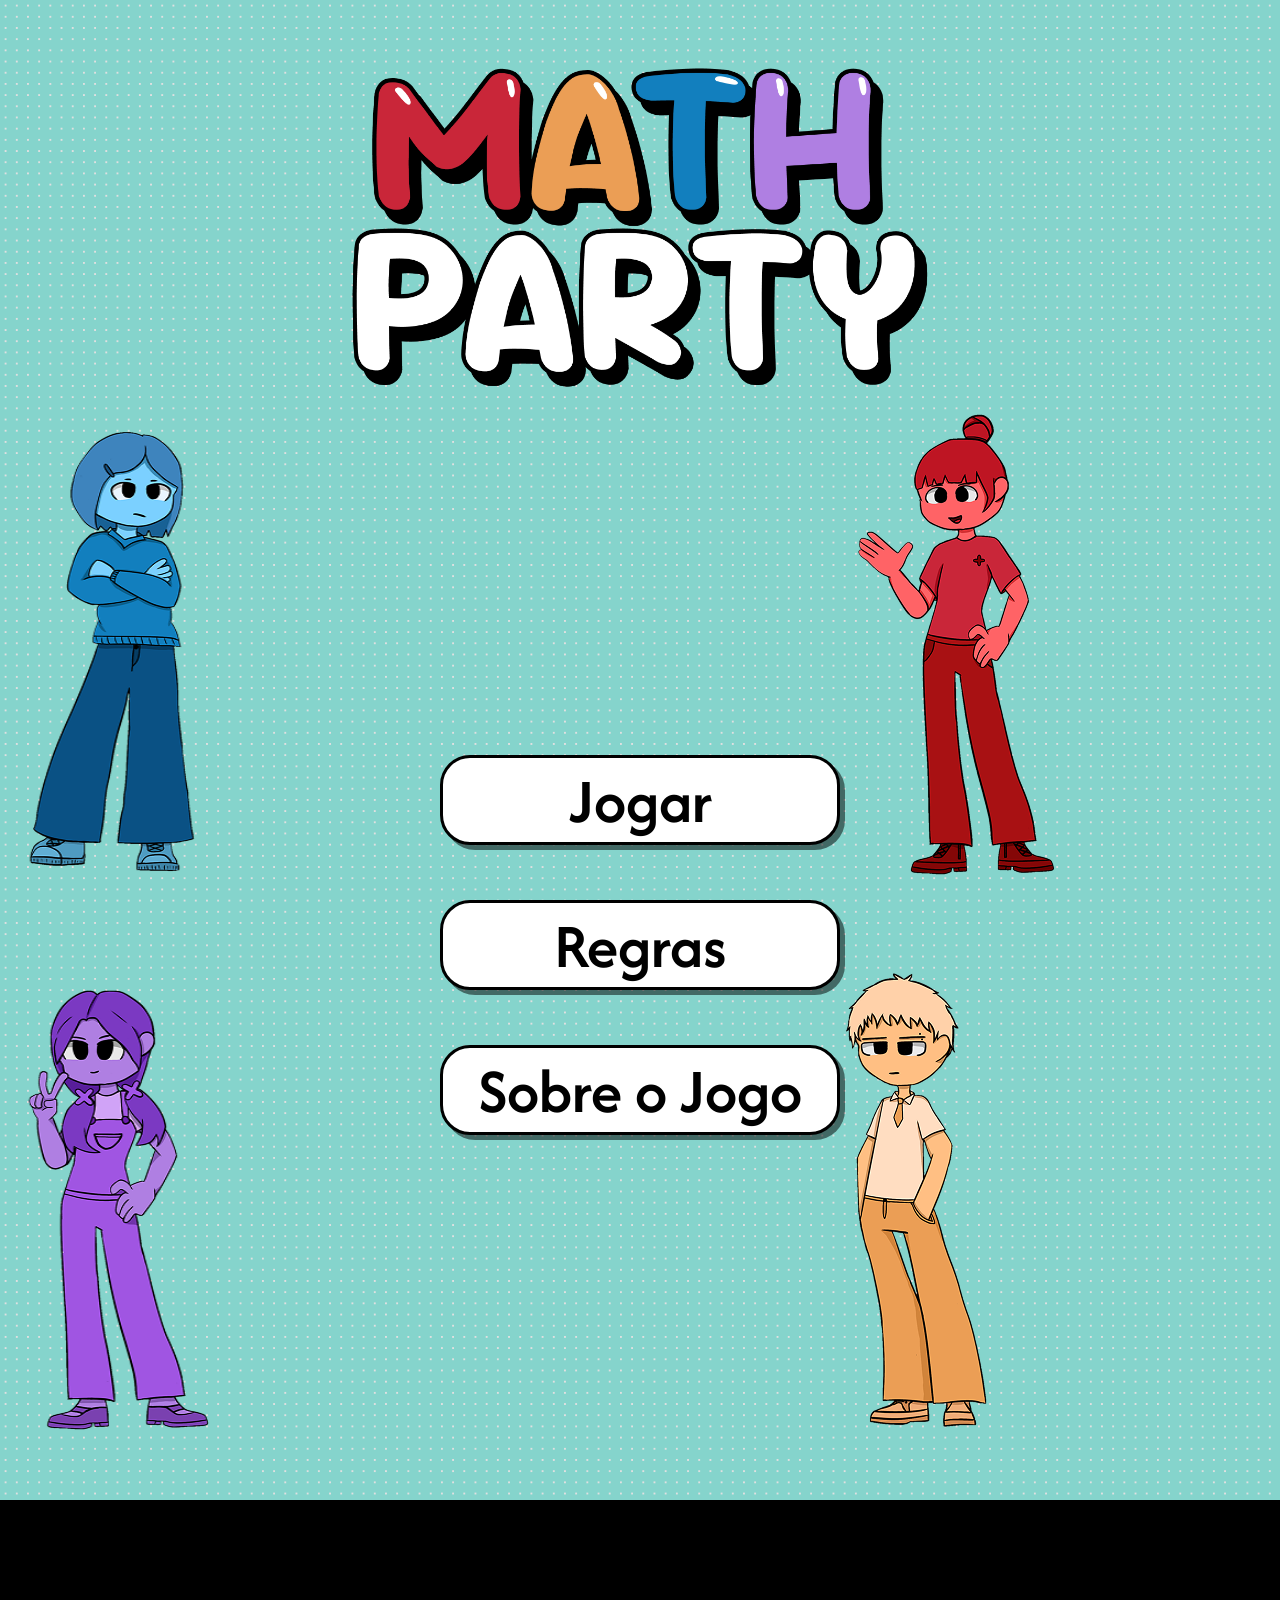
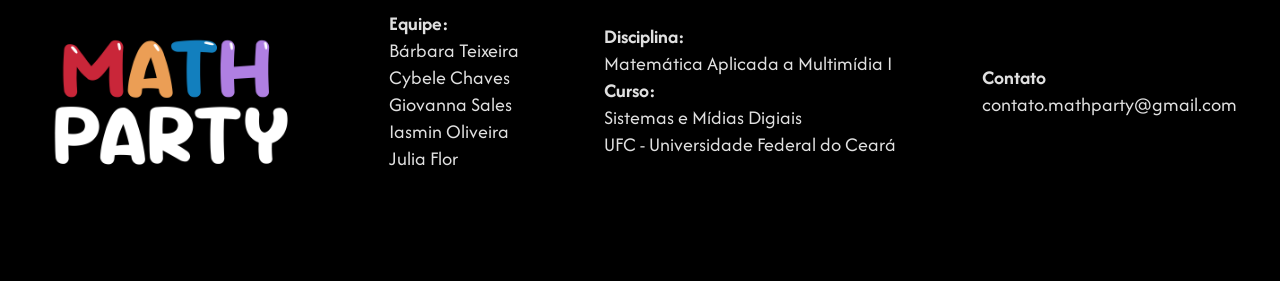
<file: index.html>
<!DOCTYPE html>
<html lang="en">

<head>
    <meta charset="UTF-8">
    <meta name="viewport" content="width=device-width, initial-scale=1.0">
    <title>Math Party</title>
    <link rel="preconnect" href="https://fonts.googleapis.com">
    <link rel="preconnect" href="https://fonts.gstatic.com" crossorigin>
    <link href="https://fonts.googleapis.com/css2?family=Afacad+Flux:wght@100..1000&display=swap" rel="stylesheet">
    <link rel="stylesheet" href="style.css">
</head>

<body>
    <div>
        <div class="logo-container">
            <img src="images/mathpartylogo.png" alt="" class="img-logo">
        </div>




        <div class="personagens">
            <div class="personagens-esquerda">
                <img src="images/subtracao.png" alt="" class="img-pecas">
                <img src="images/multiplicacao.png" alt="" class="img-pecas">
            </div>

            <div class="button-container">
                <a href="pages/escolhapersonagens.html"><button>Jogar</button></a>
                <a href="pages/regras.html"><button>Regras</button></a>
                <a href="pages/sobre.html"><button>Sobre o Jogo</button></a>
            </div>

            <div class="personagens-direita">
                <img src="images/adicao.png" alt="" class="img-pecas">
                <img src="images/divisao.png" alt="" class="img-pecas">
            </div>
        </div>
    </div>

    <footer>
        <img src="images/mathpartylogo.png" alt="logo-mathparty">
        <div>
            <p>
                <strong>Equipe:</strong><br>
                Bárbara Teixeira <br>
                Cybele Chaves<br>
                Giovanna Sales<br>
                Iasmin Oliveira<br>
                Julia Flor
            </p>
        </div>
        <div>
            <p>
                <strong>Disciplina:</strong><br>
                Matemática Aplicada a Multimídia I<br>
                <strong>Curso:</strong><br>
                Sistemas e Mídias Digiais <br>
                UFC - Universidade Federal do Ceará
            </p>
        </div>
        <div>
            <p>
                <strong>Contato</strong><br>
                <p>contato.mathparty@gmail.com</p>
            </p>
        </div>
    </footer>
</body>

</html>
</file>
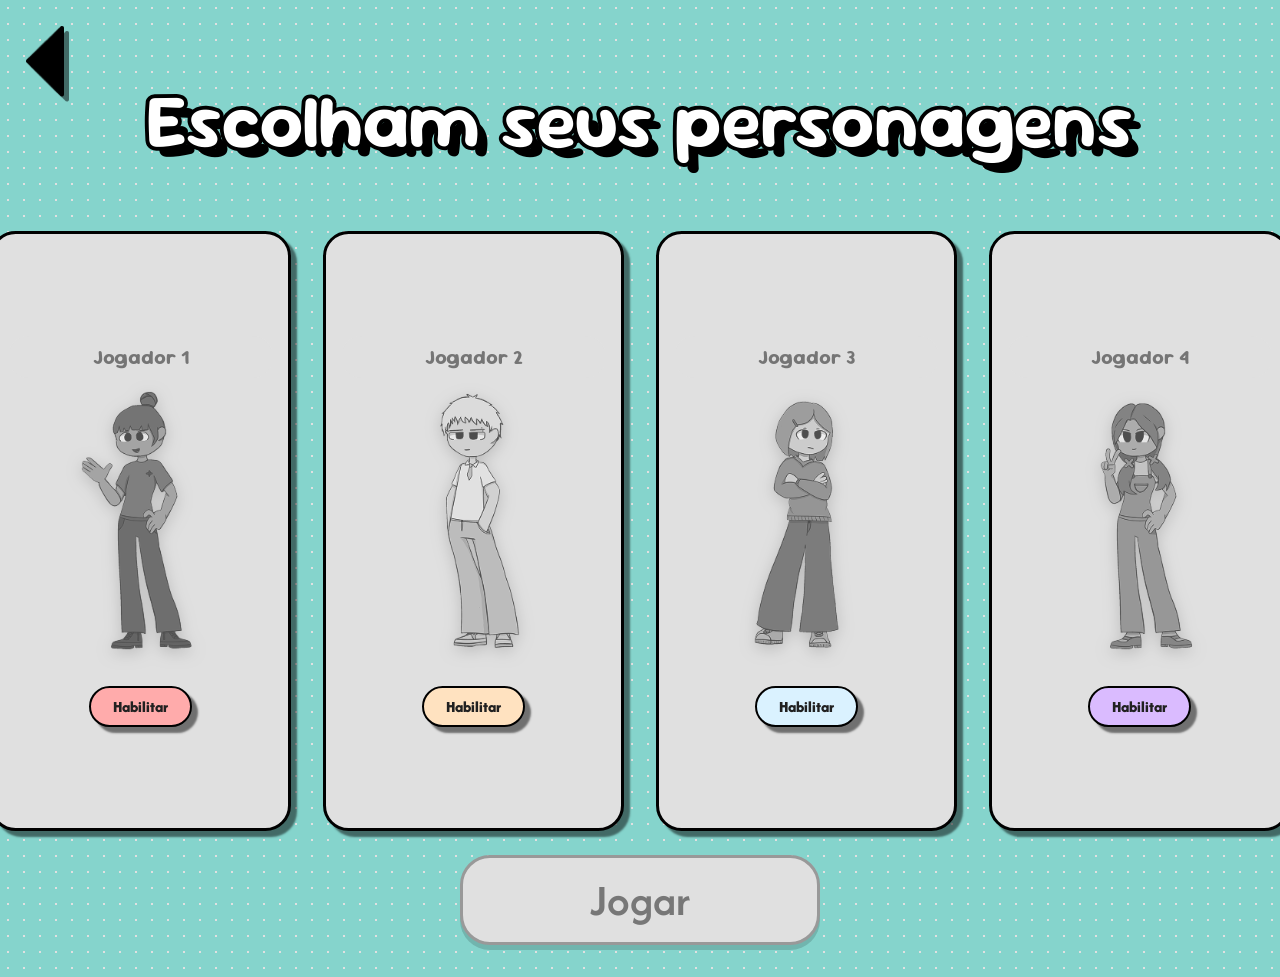
<file: pages/escolhapersonagens.html>
<!DOCTYPE html>
<html lang="en">
<head>
    <meta charset="UTF-8">
    <meta name="viewport" content="width=device-width, initial-scale=1.0">
    <title>Math Party - Jogo</title>
    <link rel="preconnect" href="https://fonts.googleapis.com">
    <link rel="preconnect" href="https://fonts.gstatic.com" crossorigin>
    <link
        href="https://fonts.googleapis.com/css2?family=Afacad+Flux:wght@100..1000&family=Sour+Gummy:ital,wght@0,100..900;1,100..900&display=swap"
        rel="stylesheet">
    <link rel="stylesheet" href="../style/escolhapersonagens.css">
</head>
<body>
    <div class="container">
        <a href="../index.html"><img src="../images/voltar.png" alt="" class="btn-voltar"></a>
        <h1>Escolham seus personagens</h1>
        <div class="cards">
            <div class="card">
                <input type="text" placeholder="Jogador 1">
                <img src="../images/adicaoEscolha.png" alt="adição">
                <button>Habilitar</button>
            </div>
            <div class="card">
                <input type="text" placeholder="Jogador 2">
                <img src="../images/divisaoEscolha.png" alt="divisão">
                <button>Habilitar</button>
            </div>
            <div class="card">
                <input type="text" placeholder="Jogador 3">
                <img src="../images/subtracaoEscolha.png" alt="subtração">
                <button>Habilitar</button>
            </div>
            <div class="card">
                <input type="text" placeholder="Jogador 4">
                <img src="../images/multiplicacaoEscolha.png" alt="multiplicação">
                <button>Habilitar</button>
            </div>
        </div>
        <a href="tabuleiro.html"><button class="jogar">Jogar</button></a>
    </div>
    <script type="module" src="../script/escolhapersonagens.js"></script>
</body>
</html>
</file>
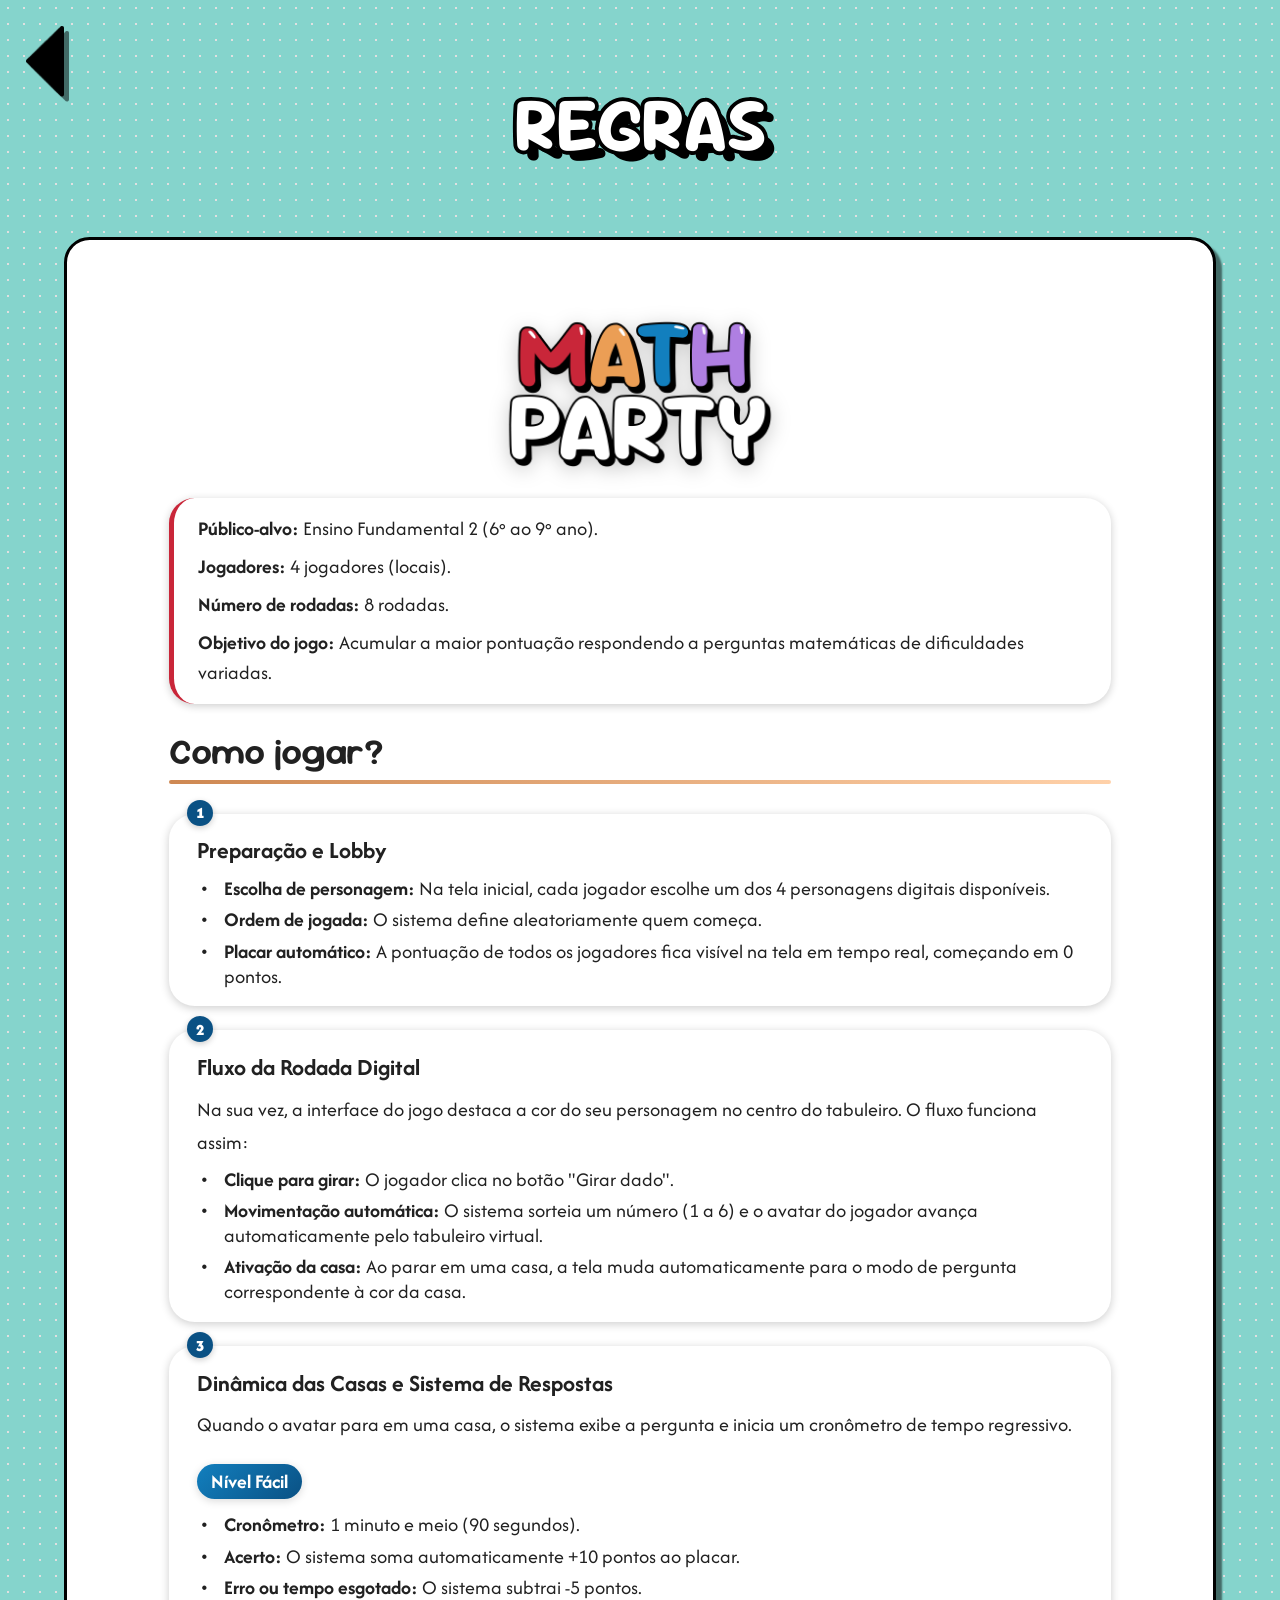
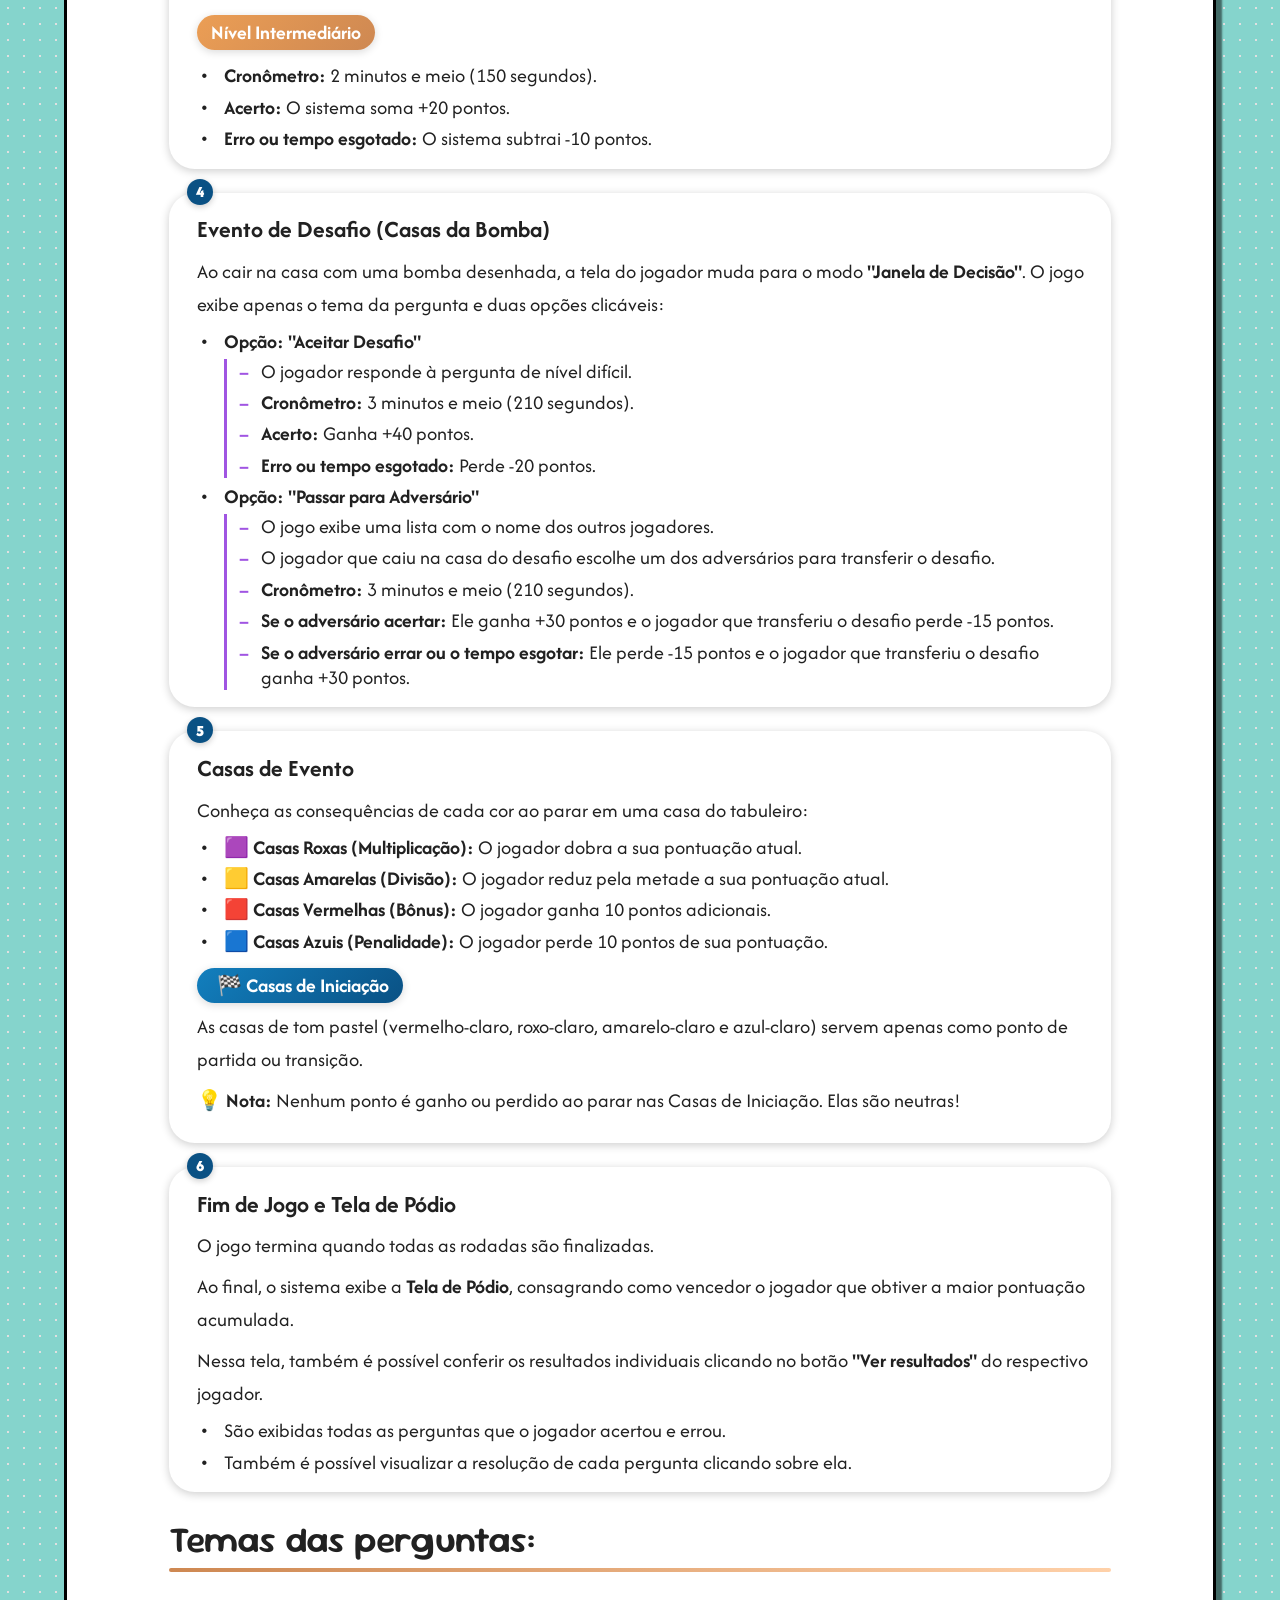
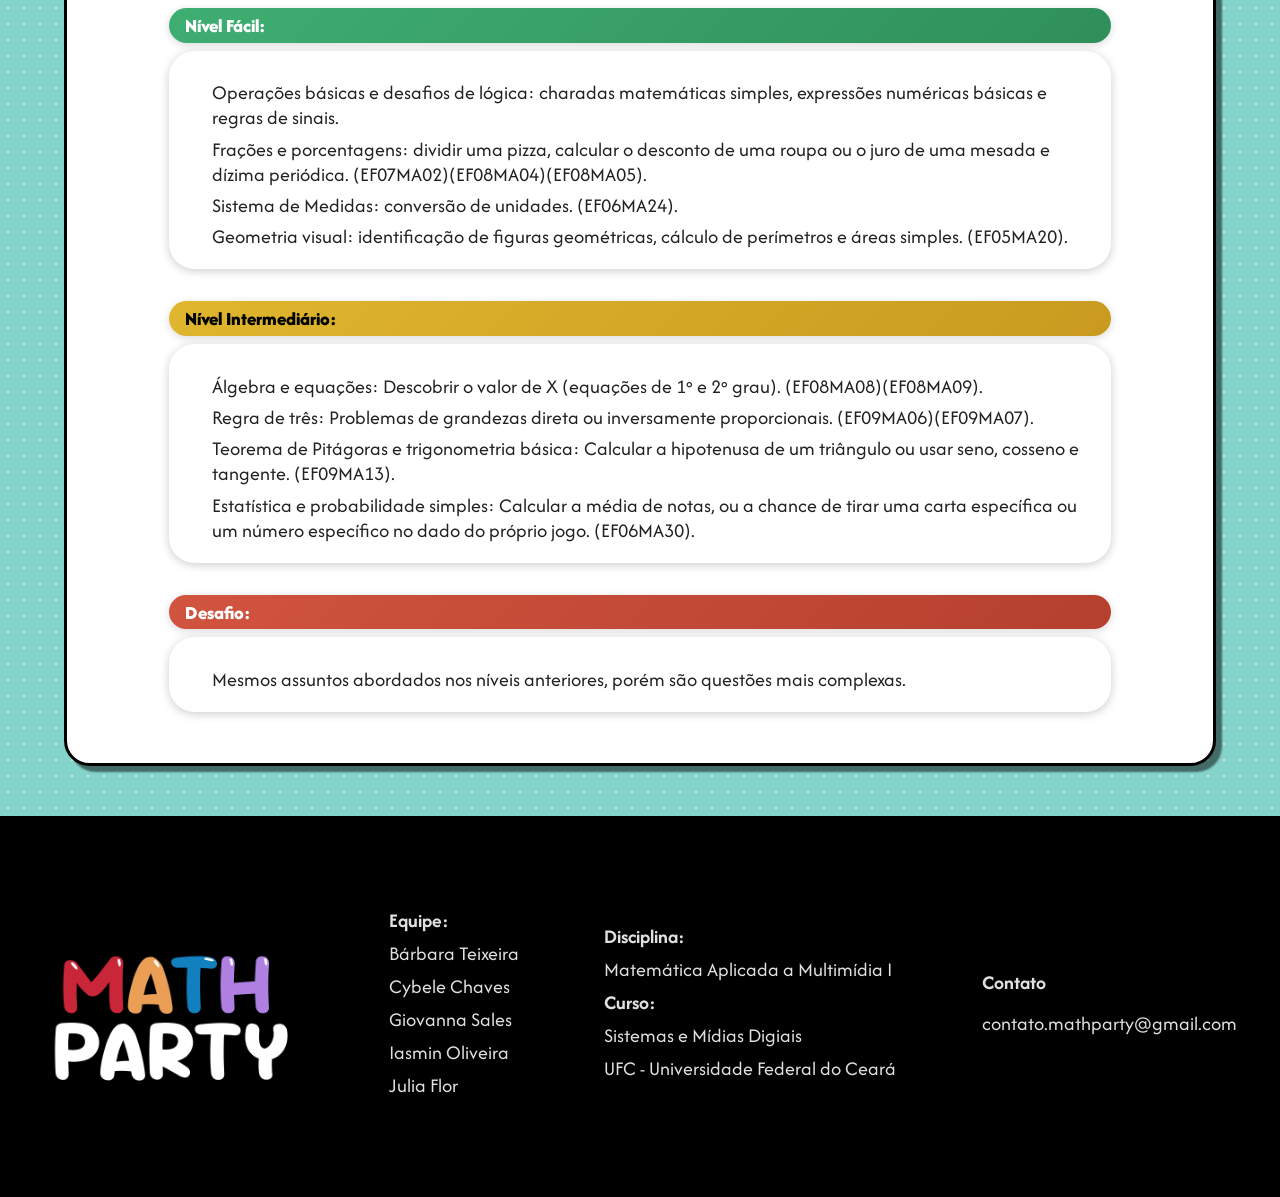
<file: pages/regras.html>
<!DOCTYPE html>
<html lang="en">

<head>
    <meta charset="UTF-8">
    <meta name="viewport" content="width=device-width, initial-scale=1.0">
    <title>Math Party - Regras</title>
    <link rel="preconnect" href="https://fonts.googleapis.com">
    <link rel="preconnect" href="https://fonts.gstatic.com" crossorigin>
    <link
        href="https://fonts.googleapis.com/css2?family=Afacad+Flux:wght@100..1000&family=Sour+Gummy:ital,wght@0,100..900;1,100..900&display=swap"
        rel="stylesheet">
    <link rel="stylesheet" href="../style/regras.css">
</head>

<body>
    <div class="div">
    <div class="container">
        <a href="../index.html"><img src="../images/voltar.png" alt="" class="btn-voltar"></a>
        <h1>REGRAS</h1>
        <div class="retangulo">
            <img src="../images/mathpartylogo.png" alt="" class="logo">
            <ul class="inicial">
                <li><strong>Público-alvo:</strong> Ensino Fundamental 2 (6º ao 9º ano).</li>
                <li><strong>Jogadores:</strong> 4 jogadores (locais).</li>
                <li><strong>Número de rodadas:</strong> 8 rodadas.</li>
                <li><strong>Objetivo do jogo:</strong> Acumular a maior pontuação respondendo a perguntas matemáticas de
                    dificuldades variadas.</li>
            </ul>
            <h2>Como jogar?</h2>
            <ol>
                <li>
                    <h3>Preparação e Lobby</h3>
                    <ul>
                        <li><strong>Escolha de personagem:</strong> Na tela inicial, cada jogador escolhe um dos 4
                            personagens digitais disponíveis.</li>
                        <li><strong>Ordem de jogada:</strong> O sistema define aleatoriamente quem começa.</li>
                        <li><strong>Placar automático:</strong> A pontuação de todos os jogadores fica visível na tela
                            em tempo real, começando em 0 pontos.</li>
                    </ul>
                </li>

                <li>
                    <h3>Fluxo da Rodada Digital</h3>
                    <p>Na sua vez, a interface do jogo destaca a cor do seu personagem no centro do tabuleiro. O fluxo
                        funciona assim:</p>

                    <ul>
                        <li><strong>Clique para girar:</strong> O jogador clica no botão "Girar dado".</li>
                        <li><strong>Movimentação automática:</strong> O sistema sorteia um número (1 a 6) e o avatar do
                            jogador avança automaticamente pelo tabuleiro virtual.</li>
                        <li><strong>Ativação da casa:</strong> Ao parar em uma casa, a tela muda automaticamente para o
                            modo de pergunta correspondente à cor da casa.</li>
                    </ul>
                </li>

                <li>
                    <h3>Dinâmica das Casas e Sistema de Respostas</h3>

                    <p>Quando o avatar para em uma casa, o sistema exibe a pergunta e inicia um cronômetro de tempo
                        regressivo.</p>

                    <h4>Nível Fácil</h4>
                    <ul>
                        <li><strong>Cronômetro:</strong> 1 minuto e meio (90 segundos).</li>
                        <li><strong>Acerto:</strong> O sistema soma automaticamente +10 pontos ao placar.</li>
                        <li><strong>Erro ou tempo esgotado:</strong> O sistema subtrai -5 pontos.</li>
                    </ul>

                    <h4>Nível Intermediário</h4>
                    <ul>
                        <li><strong>Cronômetro:</strong> 2 minutos e meio (150 segundos).</li>
                        <li><strong>Acerto:</strong> O sistema soma +20 pontos.</li>
                        <li><strong>Erro ou tempo esgotado:</strong> O sistema subtrai -10 pontos.</li>
                    </ul>
                </li>

                <li>
                    <h3>Evento de Desafio (Casas da Bomba)</h3>

                    <p>
                        Ao cair na casa com uma bomba desenhada, a tela do jogador muda para o modo
                        <strong>"Janela de Decisão"</strong>. O jogo exibe apenas o tema da pergunta e
                        duas opções clicáveis:
                    </p>

                    <ul>
                        <li>
                            <strong>Opção: "Aceitar Desafio"</strong>
                            <ul>
                                <li>O jogador responde à pergunta de nível difícil.</li>
                                <li><strong>Cronômetro:</strong> 3 minutos e meio (210 segundos).</li>
                                <li><strong>Acerto:</strong> Ganha +40 pontos.</li>
                                <li><strong>Erro ou tempo esgotado:</strong> Perde -20 pontos.</li>
                            </ul>
                        </li>

                        <li>
                            <strong>Opção: "Passar para Adversário"</strong>
                            <ul>
                                <li>O jogo exibe uma lista com o nome dos outros jogadores.</li>
                                <li>O jogador que caiu na casa do desafio escolhe um dos adversários para transferir o
                                    desafio.</li>
                                <li><strong>Cronômetro:</strong> 3 minutos e meio (210 segundos).</li>
                                <li><strong>Se o adversário acertar:</strong> Ele ganha +30 pontos e o jogador que
                                    transferiu o desafio perde -15 pontos.</li>
                                <li><strong>Se o adversário errar ou o tempo esgotar:</strong> Ele perde -15 pontos e o
                                    jogador que transferiu o desafio ganha +30 pontos.</li>
                            </ul>
                        </li>
                    </ul>
                </li>

                <li>
                    <h3>Casas de Evento</h3>

                    <p>Conheça as consequências de cada cor ao parar em uma casa do tabuleiro:</p>

                    <ul>
                        <li><strong>🟪 Casas Roxas (Multiplicação):</strong> O jogador dobra a sua pontuação atual.</li>
                        <li><strong>🟨 Casas Amarelas (Divisão):</strong> O jogador reduz pela metade a sua pontuação atual.</li>
                        <li><strong>🟥 Casas Vermelhas (Bônus):</strong> O jogador ganha 10 pontos adicionais.</li>
                        <li><strong>🟦 Casas Azuis (Penalidade):</strong> O jogador perde 10 pontos de sua pontuação.</li>
                    </ul>

                    <h4 class="titulo-evento">🏁 Casas de Iniciação</h4>
                    <p>As casas de tom pastel (vermelho-claro, roxo-claro, amarelo-claro e azul-claro) servem apenas
                        como ponto de partida ou transição.</p>

                    <p>💡 <strong>Nota:</strong> Nenhum ponto é ganho ou perdido ao parar nas Casas de Iniciação. Elas
                        são neutras!</p>
                </li>

                <li>
                    <h3>Fim de Jogo e Tela de Pódio</h3>

                    <p>
                        O jogo termina quando todas as rodadas são finalizadas.
                    </p>

                    <p>
                        Ao final, o sistema exibe a <strong>Tela de Pódio</strong>, consagrando como vencedor
                        o jogador que obtiver a maior pontuação acumulada.
                    </p>

                    <p>
                        Nessa tela, também é possível conferir os resultados individuais clicando no botão
                        <strong>"Ver resultados"</strong> do respectivo jogador.
                    </p>

                    <ul>
                        <li>São exibidas todas as perguntas que o jogador acertou e errou.</li>
                        <li>Também é possível visualizar a resolução de cada pergunta clicando sobre ela.</li>
                    </ul>

                </li>
            </ol>

            <h2>Temas das perguntas:</h2>

            <h3>Nível Fácil:</h3>
            <ul>
                <li>
                    Operações básicas e desafios de lógica: charadas matemáticas simples,
                    expressões numéricas básicas e regras de sinais.
                </li>
                <li>
                    Frações e porcentagens: dividir uma pizza, calcular o desconto de uma
                    roupa ou o juro de uma mesada e dízima periódica.
                    (EF07MA02)(EF08MA04)(EF08MA05).
                </li>
                <li>
                    Sistema de Medidas: conversão de unidades. (EF06MA24).
                </li>
                <li>
                    Geometria visual: identificação de figuras geométricas, cálculo de
                    perímetros e áreas simples. (EF05MA20).
                </li>
            </ul>

            <h3>Nível Intermediário:</h3>
            <ul>
                <li>
                    Álgebra e equações: Descobrir o valor de X (equações de 1º e 2º grau).
                    (EF08MA08)(EF08MA09).
                </li>
                <li>
                    Regra de três: Problemas de grandezas direta ou inversamente
                    proporcionais. (EF09MA06)(EF09MA07).
                </li>
                <li>
                    Teorema de Pitágoras e trigonometria básica: Calcular a hipotenusa de um
                    triângulo ou usar seno, cosseno e tangente. (EF09MA13).
                </li>
                <li>
                    Estatística e probabilidade simples: Calcular a média de notas, ou a
                    chance de tirar uma carta específica ou um número específico no dado do
                    próprio jogo. (EF06MA30).
                </li>
            </ul>

            <h3>Desafio:</h3>
            <ul>
                <li>
                    Mesmos assuntos abordados nos níveis anteriores, porém são questões mais
                    complexas.
                </li>
            </ul>
        </div>
    </div>
    </div>
    <footer>
        <img src="../images/mathpartylogo.png" alt="logo-mathparty">
        <div>
            <p>
                <strong>Equipe:</strong><br>
                Bárbara Teixeira <br>
                Cybele Chaves<br>
                Giovanna Sales<br>
                Iasmin Oliveira<br>
                Julia Flor
            </p>
        </div>
        <div>
            <p>
                <strong>Disciplina:</strong><br>
                Matemática Aplicada a Multimídia I<br>
                <strong>Curso:</strong><br>
                Sistemas e Mídias Digiais <br>
                UFC - Universidade Federal do Ceará
            </p>
        </div>
        <div>
            <p>
                <strong>Contato</strong><br>
                <p>contato.mathparty@gmail.com</p>
            </p>
        </div>
    </footer>
</body>

</html>
</file>
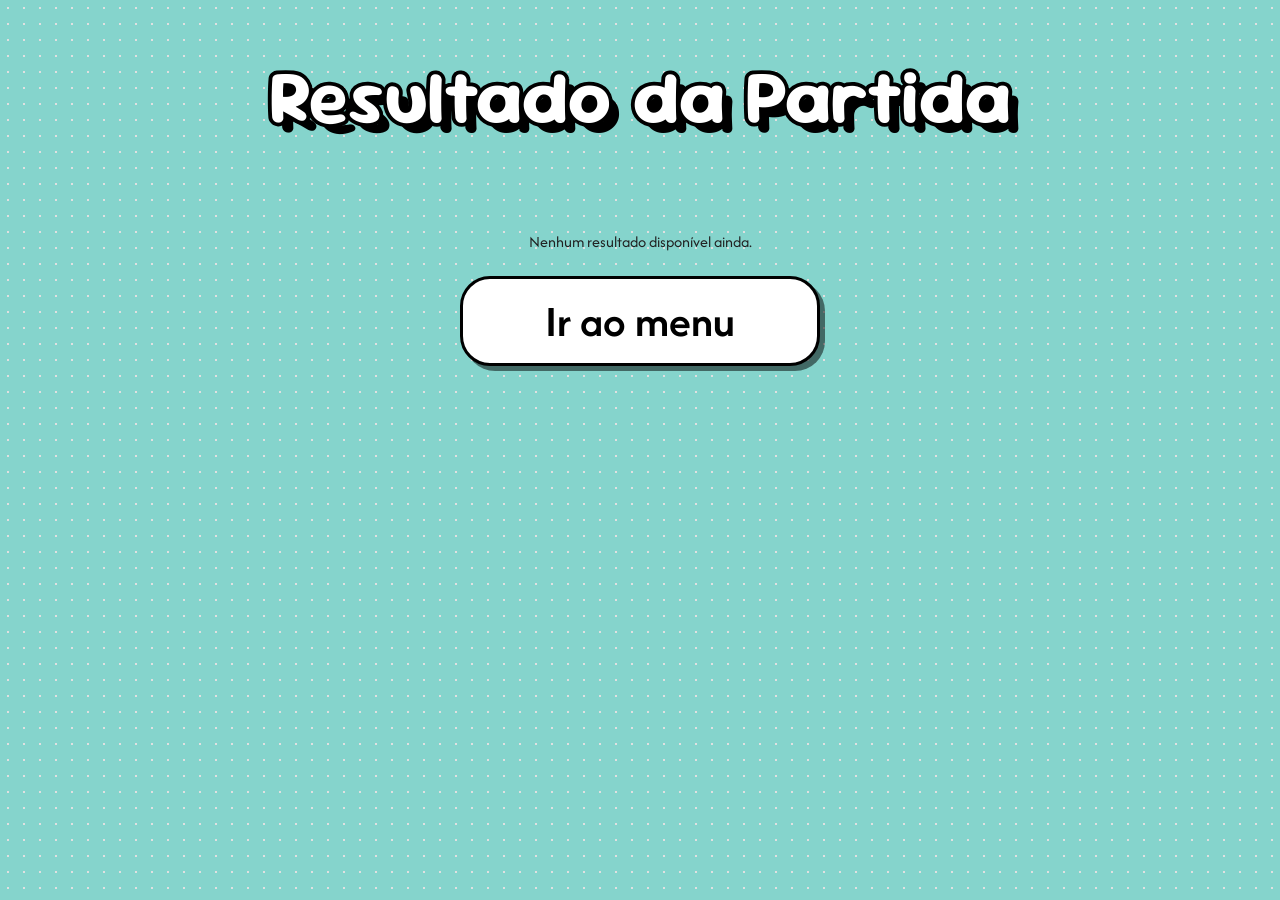
<file: pages/resultadoGeral.html>
<!DOCTYPE html>
<html lang="en">
<head>
    <meta charset="UTF-8">
    <meta name="viewport" content="width=device-width, initial-scale=1.0">
    <title>Math Party - Resultado Geral</title>
    <link rel="preconnect" href="https://fonts.googleapis.com">
    <link rel="preconnect" href="https://fonts.gstatic.com" crossorigin>
    <link
        href="https://fonts.googleapis.com/css2?family=Afacad+Flux:wght@100..1000&family=Sour+Gummy:ital,wght@0,100..900;1,100..900&display=swap"
        rel="stylesheet">
    <link rel="stylesheet" href="../style/resultadoGeral.css">
</head>
<body>
    <div class="container">
        <h1>Resultado da Partida</h1>

        <div class="cards" id="cardsContainer"></div>

        <p id="semResultado" hidden>Nenhum resultado disponível ainda.</p>

        <a href="../index.html"><button class="menu">Ir ao menu</button></a>
    </div>

    <script type="module" src="../script/resultadoGeral.js"></script>
</body>
</html>
</file>
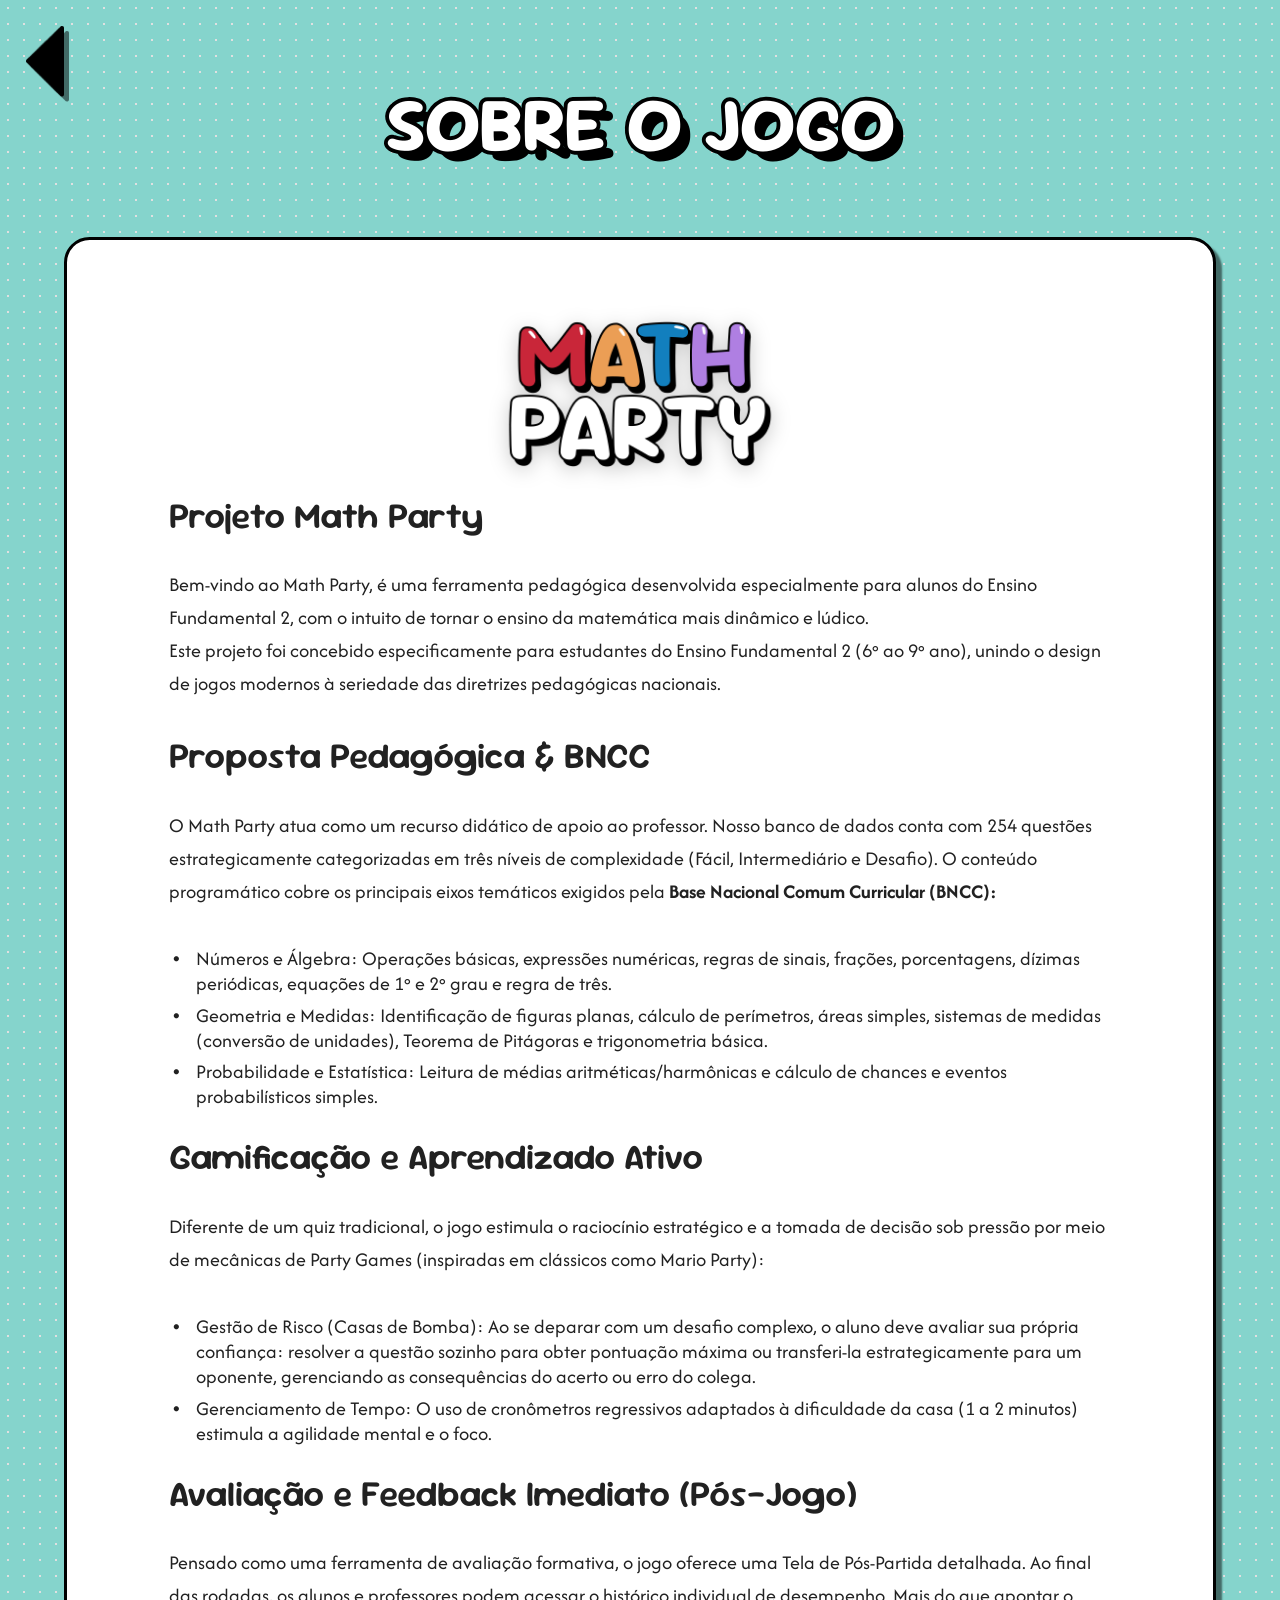
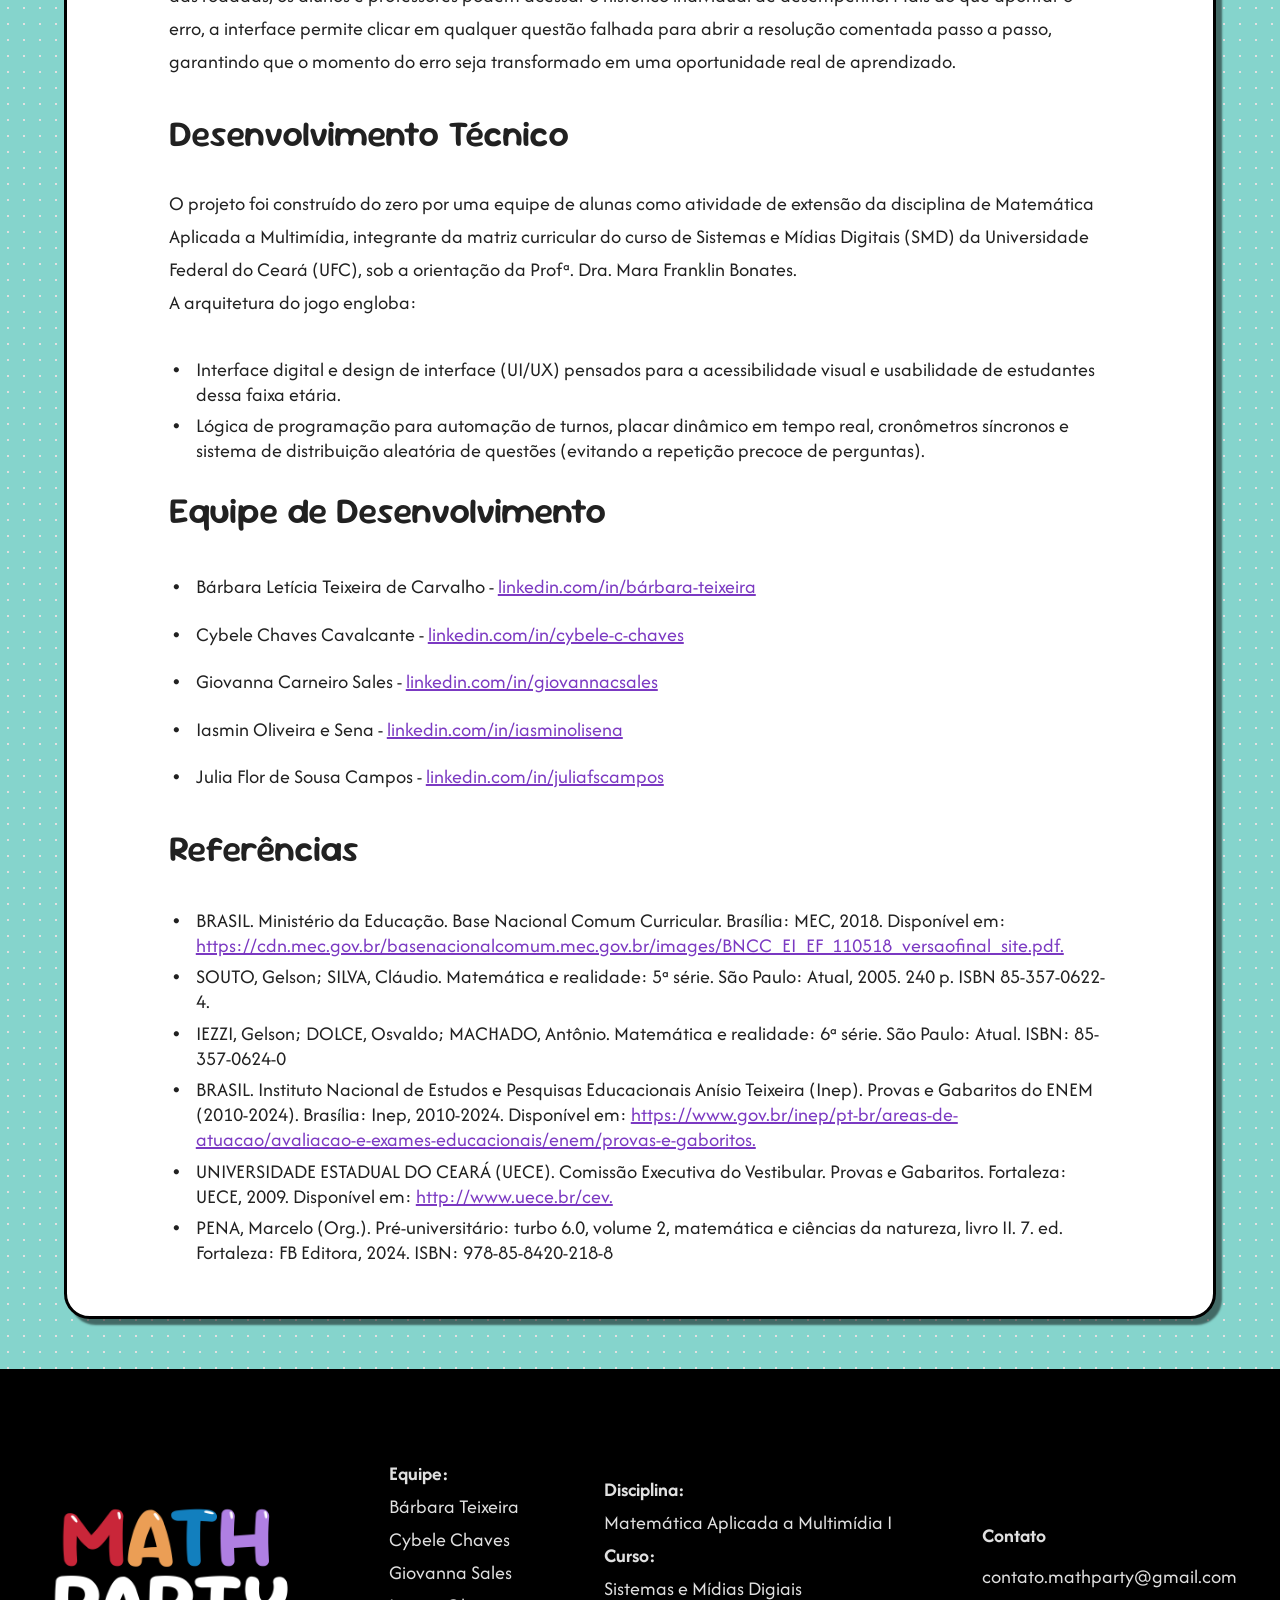
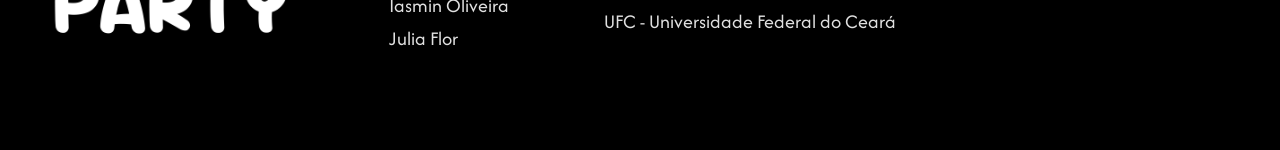
<file: pages/sobre.html>
<!DOCTYPE html>
<html lang="en">

<head>
    <meta charset="UTF-8">
    <meta name="viewport" content="width=device-width, initial-scale=1.0">
    <title>Math Party - Sobre</title>
    <link rel="preconnect" href="https://fonts.googleapis.com">
    <link rel="preconnect" href="https://fonts.gstatic.com" crossorigin>
    <link
        href="https://fonts.googleapis.com/css2?family=Afacad+Flux:wght@100..1000&family=Sour+Gummy:ital,wght@0,100..900;1,100..900&display=swap"
        rel="stylesheet">
    <link rel="stylesheet" href="../style/sobre.css">
</head>

<body>
    <div class="div">
        <div class="container">
            <a href="../index.html"><img src="../images/voltar.png" alt="" class="btn-voltar"></a>
            <h1>SOBRE O JOGO</h1>
            <div class="retangulo">
                <img src="../images/mathpartylogo.png" alt="" class="logo">
                <h2>Projeto Math Party</h2>
                <p>
                    Bem-vindo ao Math Party, é uma ferramenta pedagógica desenvolvida especialmente para alunos do
                    Ensino Fundamental 2, com o intuito
                    de tornar o ensino da matemática mais dinâmico e lúdico. <br>
                    Este projeto foi concebido especificamente para estudantes do Ensino Fundamental 2 (6º ao 9º ano),
                    unindo o design de jogos modernos à seriedade das diretrizes pedagógicas nacionais.
                </p>

                <h3>Proposta Pedagógica & BNCC</h3>

                <p>
                    O Math Party atua como um recurso didático de apoio ao professor. Nosso banco de dados conta com 254
                    questões estrategicamente categorizadas em três níveis de complexidade (Fácil, Intermediário e
                    Desafio). O conteúdo programático cobre os principais eixos temáticos exigidos pela <strong>Base
                        Nacional Comum Curricular (BNCC):</strong>
                </p>

                <ul>
                    <li>Números e Álgebra: Operações básicas, expressões numéricas, regras de sinais, frações,
                        porcentagens, dízimas periódicas, equações de 1º e 2º grau e regra de três.</li>
                    <li>Geometria e Medidas: Identificação de figuras planas, cálculo de perímetros, áreas simples,
                        sistemas de medidas (conversão de unidades), Teorema de Pitágoras e trigonometria básica.</li>
                    <li>Probabilidade e Estatística: Leitura de médias aritméticas/harmônicas e cálculo de chances e
                        eventos probabilísticos simples.</li>
                </ul>

                <h3>Gamificação e Aprendizado Ativo</h3>

                <p>Diferente de um quiz tradicional, o jogo estimula o raciocínio estratégico e a tomada de decisão sob
                    pressão por meio de mecânicas de Party Games (inspiradas em clássicos como Mario Party):</p>

                <ul>
                    <li>Gestão de Risco (Casas de Bomba): Ao se deparar com um desafio complexo, o aluno deve avaliar
                        sua própria confiança: resolver a questão sozinho para obter pontuação máxima ou transferi-la
                        estrategicamente para um oponente, gerenciando as consequências do acerto ou erro do colega.
                    </li>
                    <li>Gerenciamento de Tempo: O uso de cronômetros regressivos adaptados à dificuldade da casa (1 a 2
                        minutos) estimula a agilidade mental e o foco.</li>
                </ul>

                <h3>Avaliação e Feedback Imediato (Pós-Jogo)</h3>

                <p>Pensado como uma ferramenta de avaliação formativa, o jogo oferece uma Tela de Pós-Partida detalhada.
                    Ao final das rodadas, os alunos e professores podem acessar o histórico individual de desempenho.
                    Mais do que apontar o erro, a interface permite clicar em qualquer questão falhada para abrir a
                    resolução comentada passo a passo, garantindo que o momento do erro seja transformado em uma
                    oportunidade real de aprendizado.</p>

                <h3>Desenvolvimento Técnico</h3>

                <p>O projeto foi construído do zero por uma equipe de alunas como atividade de extensão da disciplina de Matemática Aplicada a
                    Multimídia, integrante da matriz curricular do curso de Sistemas e Mídias Digitais (SMD) da
                    Universidade Federal do Ceará (UFC), sob a orientação da Profª. Dra. Mara Franklin Bonates. <br>
                A arquitetura do jogo engloba:</p>
                
                <ul>
                    <li>Interface digital e design de interface (UI/UX) pensados para a acessibilidade visual e usabilidade de estudantes dessa faixa etária.</li>
                    <li>Lógica de programação para automação de turnos, placar dinâmico em tempo real, cronômetros síncronos e sistema de distribuição aleatória de questões (evitando a repetição precoce de perguntas).</li>
                </ul>

                <h2>Equipe de Desenvolvimento</h2>

                <ul class="contato">
                    <li>
                        Bárbara Letícia Teixeira de Carvalho -
                        <a href="https://linkedin.com/in/bárbara-teixeira-82b1a841b" target="_blank">
                            linkedin.com/in/bárbara-teixeira
                        </a>
                    </li>

                    <li>
                        Cybele Chaves Cavalcante -
                        <a href="https://linkedin.com/in/cybele-c-chaves" target="_blank">
                            linkedin.com/in/cybele-c-chaves
                        </a>
                    </li>

                    <li>
                        Giovanna Carneiro Sales -
                        <a href="https://linkedin.com/in/giovannacsales" target="_blank">
                            linkedin.com/in/giovannacsales
                        </a>
                    </li>

                    <li>
                        Iasmin Oliveira e Sena -
                        <a href="https://www.linkedin.com/in/iasminolisena/" target="_blank">
                            linkedin.com/in/iasminolisena
                        </a>
                    </li>

                    <li>
                        Julia Flor de Sousa Campos -
                        <a href="https://linkedin.com/in/juliafscampos" target="_blank">
                            linkedin.com/in/juliafscampos
                        </a>
                    </li>
                </ul>

                <h2>Referências</h2>
                <ul>
                    <li>BRASIL. Ministério da Educação. Base Nacional Comum Curricular. Brasília: MEC, 2018. Disponível em: <a href="https://cdn.mec.gov.br/basenacionalcomum.mec.gov.br/images/BNCC_EI_EF_110518_versaofinal_site.pdf">https://cdn.mec.gov.br/basenacionalcomum.mec.gov.br/images/BNCC_EI_EF_110518_versaofinal_site.pdf.</a></li>
                    <li>SOUTO, Gelson; SILVA, Cláudio. Matemática e realidade: 5ª série. São Paulo: Atual, 2005. 240 p. ISBN 85-357-0622-4.</li>
                    <li>IEZZI, Gelson; DOLCE, Osvaldo; MACHADO, Antônio. Matemática e realidade: 6ª série. São Paulo: Atual. ISBN: 85-357-0624-0</li>
                    <li>BRASIL. Instituto Nacional de Estudos e Pesquisas Educacionais Anísio Teixeira (Inep). Provas e Gabaritos do ENEM (2010-2024). Brasília: Inep, 2010-2024. Disponível em: <a href="https://www.gov.br/inep/pt-br/areas-de-atuacao/avaliacao-e-exames-educacionais/enem/provas-e-gaboritos">https://www.gov.br/inep/pt-br/areas-de-atuacao/avaliacao-e-exames-educacionais/enem/provas-e-gaboritos.</a></li>
                    <li>UNIVERSIDADE ESTADUAL DO CEARÁ (UECE). Comissão Executiva do Vestibular. Provas e Gabaritos. Fortaleza: UECE, 2009. Disponível em: <a href="http://www.uece.br/cev">http://www.uece.br/cev.</a></li>
                    <li>PENA, Marcelo (Org.). Pré-universitário: turbo 6.0, volume 2, matemática e ciências da natureza, livro II. 7. ed. Fortaleza: FB Editora, 2024. ISBN: 978-85-8420-218-8</li>
                </ul>
            </div>
        </div>
    </div>

    <footer>
        <img src="../images/mathpartylogo.png" alt="logo-mathparty">
        <div>
            <p>
                <strong>Equipe:</strong><br>
                Bárbara Teixeira <br>
                Cybele Chaves<br>
                Giovanna Sales<br>
                Iasmin Oliveira<br>
                Julia Flor
            </p>
        </div>
        <div>
            <p>
                <strong>Disciplina:</strong><br>
                Matemática Aplicada a Multimídia I<br>
                <strong>Curso:</strong><br>
                Sistemas e Mídias Digiais <br>
                UFC - Universidade Federal do Ceará
            </p>
        </div>
        <div>
            <p>
                <strong>Contato</strong><br>
            <p>contato.mathparty@gmail.com</p>
            </p>
        </div>
    </footer>
</body>

</html>
</file>
<file: style.css>
* {
    padding: 0;
    margin: 0;
    box-sizing: border-box;
    font-family: "Afacad Flux";
}

:root {
    --background-color: #85d4cc;
    --gray-color: #e0e0e0;
    --font-color: #212121;
    --white-color: #ffffff;
    --black-color: #000000;
 
    --purple-color: #7B39C2;
    --purple2-color: #A055E2;
    --ligth-purple-color: #AF7FE2;
    --ligth-purple2-color: #D0A3F7;
 
    --red-color: #840707;
    --red2-color: #A81113;
    --ligth-red-color: #C92639;
    --ligth-red2-color: #FF6366;
 
    --blue-color: #0A5184;
    --blue2-color: #127FBE;
    --ligth-blue-color: #4F9BC1;
    --ligth-blue2-color: #7BD0FF;
 
    --orange-color: #CE8852;
    --orange2-color: #EB9E55;
    --ligth-orange-color: #FFBF83;
    --ligth-orange2-color: #FFD1A9;
 
    --green-color: #2F8F5B;
    --green2-color: #3FAE72;
    --ligth-green-color: #6FCB9A;
    --ligth-green2-color: #A6E4C2;
 
    --yellow-color: #C99A1F;
    --yellow2-color: #E0B62E;
    --ligth-yellow-color: #F0CE5E;
    --ligth-yellow2-color: #F7E29B;
 
    --tema-red-color: #B5402E;
    --tema-red2-color: #D1543F;
    --ligth-tema-red-color: #E48266;
    --ligth-tema-red2-color: #F0AF9B;
}
body{
    font-family: 'Afacad Flux', sans-serif;
    background-color: var(--background-color);
    background-image: radial-gradient(circle, var(--gray-color) 0.060rem, rgba(0, 0, 0, 0) 0.060rem);
    background-size: 0.7rem 0.7rem;
}

.logo-container{
    display: flex;
    justify-content: center;
}

.img-logo{
    width: 624px;
    height: 390px;
}

.button-container{
    display: flex;
    flex-direction: column;
    justify-content: center;
    align-items: center;
    gap: 55px; 
}

button{
    width: 400px;
    height: 90px;
    border-radius: 30px;
    border: 3px solid #000;
    background: #FFF;
    box-shadow: 5px 5px 0px rgb(0,0,0, 0.5);
    font-size: 64px;
    font-weight: 600;
    cursor: pointer;
    transition: transform 0.1s, box-shadow 0.1s;
}

button:hover {
    transform: translateY(-2px);
    box-shadow: 6px 6px 0px 0 rgba(0, 0, 0, 0.50);
}

button:active {
    transform: translate(5px, 5px);
    box-shadow: none;
}

.img-pecas{
    width: 220px;
    height: 550px;
    aspect-ratio: 1/1;
}

.personagens{
    display: flex;
    justify-content: space-around;
}

footer{
    height: 381px;
    background: var(--black-color);
    display: flex;
    color: var(--gray-color);
    font-size: 1.25rem;
    justify-content: space-around;
    align-items: center;
}

footer img{
    width: 260px;
    height: 162px;
    aspect-ratio: 130/81;
}
</file>
<file: style/escolhapersonagens.css>
* {
    padding: 0;
    margin: 0;
    box-sizing: border-box;
    font-family: "Afacad Flux";
}

:root {
    --background-color: #85d4cc;
    --gray-color: #e0e0e0;
    --font-color: #212121;
    --white-color: #ffffff;
    --black-color: #000000;
 
    --purple-color: #7B39C2;
    --purple2-color: #A055E2;
    --ligth-purple-color: #AF7FE2;
    --ligth-purple2-color: #D0A3F7;
 
    --red-color: #840707;
    --red2-color: #A81113;
    --ligth-red-color: #C92639;
    --ligth-red2-color: #FF6366;
 
    --blue-color: #0A5184;
    --blue2-color: #127FBE;
    --ligth-blue-color: #4F9BC1;
    --ligth-blue2-color: #7BD0FF;
 
    --orange-color: #CE8852;
    --orange2-color: #EB9E55;
    --ligth-orange-color: #FFBF83;
    --ligth-orange2-color: #FFD1A9;
 
    --green-color: #2F8F5B;
    --green2-color: #3FAE72;
    --ligth-green-color: #6FCB9A;
    --ligth-green2-color: #A6E4C2;
 
    --yellow-color: #C99A1F;
    --yellow2-color: #E0B62E;
    --ligth-yellow-color: #F0CE5E;
    --ligth-yellow2-color: #F7E29B;
 
    --tema-red-color: #B5402E;
    --tema-red2-color: #D1543F;
    --ligth-tema-red-color: #E48266;
    --ligth-tema-red2-color: #F0AF9B;

    --card1-bg: #FFABAB;
    --card2-bg: #FFE2C0;
    --card3-bg: #DAF2FF;
    --card4-bg: #DABBFF;

}

body {
    font-family: 'Afacad Flux', sans-serif;
    min-height: 100vh;
    display: flex;
    flex-direction: column;
    align-items: center;
    padding: clamp(1rem, 4vw, 2rem);
    background-color: var(--background-color);
    background-image: radial-gradient(circle, var(--gray-color) 0.060rem, rgba(0, 0, 0, 0) 0.060rem);
    background-size: 1rem 1rem;
    color: var(--font-color);
}

.container {
    display: flex;
    flex-direction: column;
    align-items: center;
    width: 100%;
    max-width: 1300px;
    gap: clamp(1rem, 3vw, 1.5rem);
}

.btn-voltar {
    position: fixed;
    top: clamp(1rem, 2vw, 70px);
    left: clamp(1rem, 2vw, 99px);
    width: clamp(20px, 3vw, 40px);
    height: auto;
    z-index: 10;
    filter: drop-shadow(5px 5px 0px rgba(0, 0, 0, 0.5));
    transition: transform 0.1s, filter 0.1s;
}

.btn-voltar:active {
    transform: translate(5px, 5px);
    filter: none;
}

h1 {
    font-family: "Sour Gummy";
    color: var(--white-color);
    text-align: center;
    text-shadow: 10px 10px 0 var(--black-color);
    -webkit-text-stroke: clamp(3px, 0.6vw, 10px) var(--black-color);
    paint-order: stroke fill;
    font-size: clamp(36px, 6vw, 75px);
    font-weight: 700;
    padding-top: clamp(1rem, 4vw, 1rem);
    padding-bottom: clamp(1rem, 3vw, 3rem);
}

.jogar{
    width: 360px;
    height: 90px;
    border-radius: 30px;
    border: 3px solid #000;
    background: #FFF;
    box-shadow: 5px 5px 0px rgb(0,0,0, 0.5);
    font-size: clamp(1.1rem, 3.5vw, 4rem);
    font-weight: 600;
    cursor: pointer;
    transition: transform 0.1s, box-shadow 0.1s;
}
 
.jogar:hover:not(:disabled) {
    transform: translateY(-2px);
    box-shadow: 0 7px 0 rgba(0, 0, 0, 0.35);
}
 
.jogar:active:not(:disabled) {
    transform: translateY(3px);
    box-shadow: 0 2px 0 rgba(0, 0, 0, 0.35);
}
 
.jogar:disabled {
    background: var(--gray-color);
    color: #777777;
    border-color: #999;
    cursor: not-allowed;
    box-shadow: 0 5px 0 rgba(0, 0, 0, 0.15);
}

button:active {
    transform: translate(5px, 5px);
    box-shadow: none;
}

.cards{
    display: flex;
    justify-content: center;
    gap: 2rem;
}

.card{
    display: flex;
    flex-direction: column;
    align-items: center;
    justify-content: center;
    width: 301px;
    height: 600px;
    background: var(--gray-color);
    border: 3px solid #000;
    border-radius: clamp(12px, 2vw, 30px);
    box-shadow: 6px 6px 2px 0 rgba(0, 0, 0, 0.50);
}

.cards .card:nth-child(1).habilitado { background: var(--card1-bg); }
.cards .card:nth-child(2).habilitado { background: var(--card2-bg); }
.cards .card:nth-child(3).habilitado { background: var(--card3-bg); }
.cards .card:nth-child(4).habilitado { background: var(--card4-bg); }

.card input[type="text"] {
    width: 90%;
    font-family: 'Sour Gummy', cursive;
    font-weight: 700;
    font-size: clamp(0.95rem, 2.2vw, 1.25rem);
    text-align: center;
    color: var(--font-color);
    background: var(--white-color);
    border: none;
    border-radius: clamp(12px, 2vw, 30px);
    padding: 0.5rem 0.6rem;
    outline: none;
    transition: border-color 0.2s ease;
}
 
.card input[type="text"]:focus {
    border-style: solid;
    border-color: var(--black-color);
}
 
.card input[type="text"]:disabled {
    background: var(--gray-color);
    border-color: #aaa;
    color: #777;
    cursor: not-allowed;
}

.card img {
    width: clamp(90px, 18vw, 301px);
    height: auto;
    object-fit: contain;
    filter: drop-shadow(0 4px 8px rgba(0, 0, 0, 0.25)) grayscale(1) opacity(0.65);
    transition: filter 0.25s ease, transform 0.2s ease;
}
 
.card.habilitado img {
    filter: drop-shadow(0 4px 8px rgba(0, 0, 0, 0.25)) grayscale(0) opacity(1);
}
 
.card.habilitado:hover img {
    transform: scale(1.05) rotate(-2deg);
}

.card button {
    font-weight: 800;
    font-size: clamp(0.85rem, 2.2vw, 1rem);
    color: var(--font-color);
    background: var(--white-color);
    border: 2px solid var(--black-color);
    border-radius: 999px;
    padding: 0.5rem 1.4rem;
    cursor: pointer;
    box-shadow: 6px 6px 2px 0 rgba(0, 0, 0, 0.50);
    transition: transform 0.1s ease, box-shadow 0.1s ease, background-color 0.2s ease;
}
 
.card button:hover {
    transform: translateY(-2px);
    box-shadow: 6px 6px 0px 0 rgba(0, 0, 0, 0.50);
}
 
.card button:active {
    transform: translateY(2px);
    box-shadow: 0 1px 0 rgba(0, 0, 0, 0.35);
}
 
.cards .card:nth-child(1) button.habilitar-btn { background: var(--card1-bg); }
.cards .card:nth-child(2) button.habilitar-btn { background: var(--card2-bg); }
.cards .card:nth-child(3) button.habilitar-btn { background: var(--card3-bg); }
.cards .card:nth-child(4) button.habilitar-btn { background: var(--card4-bg); }

.card button.desabilitar-btn {
    background: var(--gray-color);
}
</file>
<file: style/regras.css>
* {
    padding: 0;
    margin: 0;
    box-sizing: border-box;
    font-family: "Afacad Flux";
}

:root {
    --background-color: #85d4cc;
    --gray-color: #e0e0e0;
    --font-color: #212121;
    --white-color: #ffffff;
    --black-color: #000000;

    --purple-color: #7B39C2;
    --purple2-color: #A055E2;
    --ligth-purple-color: #AF7FE2;
    --ligth-purple2-color: #D0A3F7;

    --red-color: #840707;
    --red2-color: #A81113;
    --ligth-red-color: #C92639;
    --ligth-red2-color: #FF6366;

    --blue-color: #0A5184;
    --blue2-color: #127FBE;
    --ligth-blue-color: #4F9BC1;
    --ligth-blue2-color: #7BD0FF;

    --orange-color: #CE8852;
    --orange2-color: #EB9E55;
    --ligth-orange-color: #FFBF83;
    --ligth-orange2-color: #FFD1A9;

    --green-color: #2F8F5B;
    --green2-color: #3FAE72;
    --ligth-green-color: #6FCB9A;
    --ligth-green2-color: #A6E4C2;

    --yellow-color: #C99A1F;
    --yellow2-color: #E0B62E;
    --ligth-yellow-color: #F0CE5E;
    --ligth-yellow2-color: #F7E29B;

    --tema-red-color: #B5402E;
    --tema-red2-color: #D1543F;
    --ligth-tema-red-color: #E48266;
    --ligth-tema-red2-color: #F0AF9B;
}

body {
    font-family: 'Afacad Flux', sans-serif;
    min-height: 100vh;
    background-color: var(--background-color);
    background-image: radial-gradient(circle, var(--gray-color) 0.060rem, rgba(0, 0, 0, 0) 0.060rem);
    background-size: 1rem 1rem;
}
.div{
    display: flex;
    flex-direction: column;
    align-items: center;
    color: var(--font-color);
    padding-bottom: 50px;
}
.container {
    display: flex;
    flex-direction: column;
    align-items: center;
    width: 100%;
    max-width: 1300px;
    gap: clamp(1rem, 3vw, 1.5rem);
}

.btn-voltar {
    position: fixed;
    top: clamp(1rem, 2vw, 70px);
    left: clamp(1rem, 2vw, 99px);
    width: clamp(20px, 3vw, 40px);
    height: auto;
    z-index: 10;
    filter: drop-shadow(5px 5px 0px rgba(0, 0, 0, 0.5));
    transition: transform 0.1s, filter 0.1s;
}


.btn-voltar:active {
    transform: translate(5px, 5px);
    filter: none;
}

h1 {
    font-family: "Sour Gummy";
    color: var(--white-color);
    text-align: center;
    text-shadow: 10px 10px 0 var(--black-color);
    -webkit-text-stroke: clamp(3px, 0.6vw, 10px) var(--black-color);
    paint-order: stroke fill;
    font-size: clamp(36px, 6vw, 100px);
    font-weight: 700;
    padding-top: clamp(1rem, 4vw, 5rem);
    padding-bottom: clamp(1rem, 3vw, 3rem);
}


.retangulo {
    background: var(--white-color);
    border: 3px solid var(--black-color);
    border-radius: clamp(12px, 2vw, 30px);
    box-shadow: 6px 6px 2px 0 rgba(0, 0, 0, 0.50);
    padding-top: clamp(1.5rem, 4vw, 4rem);
    padding-bottom: clamp(1.5rem, 4vw, 4rem);
    padding-left: clamp(1.5rem, 8vw, 114px);
    padding-right: clamp(1.5rem, 8vw, 114px);
    width: 90%;
    min-height: 100vh;
    overflow: hidden;
    display: flex;
    flex-direction: column;
    gap: 1.5rem;
}

.logo {
    display: block;
    margin: 0 auto;
    width: clamp(140px, 40vw, 284px);
    aspect-ratio: 284 / 177;
    height: auto;
    object-fit: contain;
    filter: drop-shadow(0 4px 10px rgba(0, 0, 0, 0.2));
}


ul.inicial {
    list-style: none;
    display: flex;
    flex-direction: column;
    gap: 0.5rem;
    background: var(--white-color);
    border-radius: clamp(12px, 2vw, 30px);
    padding: 1rem 1.25rem;
    border-left: 5px solid var(--ligth-red-color);
    box-shadow: 0 2px 8px rgba(0, 0, 0, 0.2);
}

ul.inicial li {
    font-size: clamp(0.9rem, 2.5vw, 1.25rem);
    line-height: 1.5;
    color: var(--font-color);
    padding-left: 0.25rem;
}

h2 {
    font-family: 'Sour Gummy';
    font-weight: 600;
    font-size: clamp(1.4rem, 4.5vw, 2.25rem);
    color: var(--font-color);
    position: relative;
    padding-bottom: 0.35rem;
}

h2::after {
    content: '';
    display: block;
    margin-top: 0.3rem;
    height: 4px;
    width: 100%;
    background: linear-gradient(90deg, var(--orange-color), var(--ligth-orange2-color));
    border-radius: 2px;
}

ol {
    list-style: none;
    counter-reset: steps;
    display: flex;
    flex-direction: column;
    gap: 1.5rem;
    padding: 0;
}

ol>li {
    counter-increment: steps;
    background: var(--white-color);
    border-radius: clamp(12px, 2vw, 30px);
    padding: 1.1rem 1.25rem 1.1rem 1.5rem;
    box-shadow: 0 2px 10px rgba(0, 0, 0, 0.2);
    border-left: 4px solid transparent;
    position: relative;
}

ol>li::before {
    content: counter(steps);
    font-weight: 900;
    font-size: 1rem;
    position: absolute;
    top: -14px;
    left: 14px;
    background: var(--blue-color);
    color: var(--white-color);
    width: 26px;
    height: 26px;
    display: flex;
    align-items: center;
    justify-content: center;
    border-radius: 50%;
    box-shadow: 0 2px 6px rgba(0, 0, 0, 0.2);
}

h3 {
    font-weight: 700;
    font-size: clamp(1rem, 3vw, 1.5rem);
    color: var(--roxo-color);
    margin-bottom: 0.6rem;
    margin-top: 0.2rem;
}

h4 {
    font-weight: 700;
    font-size: clamp(0.85rem, 2.5vw, 1.25rem);
    display: inline-flex;
    align-items: center;
    gap: 0.4rem;
    border-radius: 999px;
    padding: 0.25rem 0.85rem;
    margin-top: 0.9rem;
    margin-bottom: 0.45rem;
    color: var(--white-color);
    box-shadow: 0 2px 8px rgba(0, 0, 0, 0.15);
}

ol>li h4:nth-of-type(1) {
    background: linear-gradient(135deg, var(--blue2-color), var(--blue-color));
}

ol>li h4:nth-of-type(2) {
    background: linear-gradient(135deg, var(--orange2-color), var(--orange-color));
}

h4.titulo-evento {
    background: linear-gradient(135deg, var(--ligth-purple-color), var(--purple-color));
}

h4.titulo-evento::before {
    content: '';
}


p {
    font-size: clamp(0.875rem, 2.5vw, 1.25rem);
    line-height: 1.65;
    color: var(--font-color);
    margin-bottom: 0.5rem;
}

ul {
    list-style: none;
    display: flex;
    flex-direction: column;
    gap: 0.4rem;
    padding-left: 0.25rem;
    margin-top: 0.4rem;
}

ul li {
    font-size: clamp(0.875rem, 2.5vw, 1.25rem);
    line-height: 1.25;
    color: var(--font-color);
    padding-left: 1.4rem;
    position: relative;
}

ol ul li::before {
    content: '•';
    position: absolute;
    left: 0;
    font-weight: 700;
}


ul ul {
    margin-top: 0.3rem;
    padding-left: 0.75rem;
    border-left: 3px solid var(--purple2-color);
}

ul ul li::before {
    content: '–';
    color: var(--purple2-color);
}

.retangulo>h3 {
    font-weight: 800;
    font-size: clamp(1rem, 3vw, 1.2rem);
    display: inline-flex;
    align-items: center;
    gap: 0.4rem;
    border-radius: 999px;
    padding: 0.3rem 1rem;
    color: var(--white-color);
    margin-top: 0.5rem;
    margin-bottom: 0.4rem;
    box-shadow: 0 2px 8px rgba(0, 0, 0, 0.15);
}

.retangulo>h3:first-of-type {
    margin-top: 0.4rem;
}

.retangulo>h3+ul {
    background: var(--white-color);
    border-radius: clamp(12px, 2vw, 30px);
    box-shadow: 0 2px 10px rgba(0, 0, 0, 0.2);
    border-top: 4px solid transparent;
    padding: 1.6rem 1.25rem 1.25rem;
    margin-top: -1.4rem;
}

.retangulo>h3:nth-of-type(1) {
    background: linear-gradient(135deg, var(--green2-color), var(--green-color));
}

.retangulo>h3:nth-of-type(2) {
    background: linear-gradient(135deg, var(--yellow2-color), var(--yellow-color));
    color: var(--black-color);
}

.retangulo>h3:nth-of-type(3) {
    background: linear-gradient(135deg, var(--tema-red2-color), var(--tema-red-color));
}

footer {
    height: 381px;
    background: var(--black-color);
    display: flex;
    justify-content: space-around;
    align-items: center;
}

footer p {
    color: var(--gray-color);
    font-size: 1.25rem;
}
footer img {
    width: 260px;
    height: 162px;
    aspect-ratio: 130/81;
}
</file>
<file: style/resultadoGeral.css>
* {
    padding: 0;
    margin: 0;
    box-sizing: border-box;
    font-family: "Afacad Flux";
}

:root {
    --background-color: #85d4cc;
    --gray-color: #e0e0e0;
    --font-color: #212121;
    --white-color: #ffffff;
    --black-color: #000000;

    --purple-color: #7B39C2;
    --purple2-color: #A055E2;
    --ligth-purple-color: #AF7FE2;
    --ligth-purple2-color: #D0A3F7;

    --red-color: #840707;
    --red2-color: #A81113;
    --ligth-red-color: #C92639;
    --ligth-red2-color: #FF6366;

    --blue-color: #0A5184;
    --blue2-color: #127FBE;
    --ligth-blue-color: #4F9BC1;
    --ligth-blue2-color: #7BD0FF;

    --orange-color: #CE8852;
    --orange2-color: #EB9E55;
    --ligth-orange-color: #FFBF83;
    --ligth-orange2-color: #FFD1A9;

    --green-color: #2F8F5B;
    --green2-color: #3FAE72;
    --ligth-green-color: #6FCB9A;
    --ligth-green2-color: #A6E4C2;

    --yellow-color: #C99A1F;
    --yellow2-color: #E0B62E;
    --ligth-yellow-color: #F0CE5E;
    --ligth-yellow2-color: #F7E29B;

    --tema-red-color: #B5402E;
    --tema-red2-color: #D1543F;
    --ligth-tema-red-color: #E48266;
    --ligth-tema-red2-color: #F0AF9B;

    --card1-bg: #FFABAB;
    --card2-bg: #FFE2C0;
    --card3-bg: #DAF2FF;
    --card4-bg: #DABBFF;
}

body {
    font-family: 'Afacad Flux', sans-serif;
    min-height: 100vh;
    display: flex;
    flex-direction: column;
    align-items: center;
    padding: clamp(1rem, 4vw, 2rem);
    background-color: var(--background-color);
    background-image: radial-gradient(circle, var(--gray-color) 0.060rem, rgba(0, 0, 0, 0) 0.060rem);
    background-size: 1rem 1rem;
    color: var(--font-color);
}
.container {
    display: flex;
    flex-direction: column;
    align-items: center;
    width: 100%;
    max-width: 1300px;
    gap: clamp(1rem, 3vw, 1.5rem);
}

h1 {
    font-family: "Sour Gummy";
    color: var(--white-color);
    text-align: center;
    text-shadow: 10px 10px 0 var(--black-color);
    -webkit-text-stroke: clamp(3px, 0.6vw, 10px) var(--black-color);
    paint-order: stroke fill;
    font-size: clamp(36px, 6vw, 75px);
    font-weight: 700;
    padding-top: clamp(1rem, 4vw, 1rem);
    padding-bottom: clamp(1rem, 3vw, 3rem);
}

.cards{
    display: flex;
    justify-content: center;
    gap: 2rem;
}

.card{
    display: flex;
    flex-direction: column;
    align-items: center;
    justify-content: center;
    width: 301px;
    height: 600px;
    background: var(--gray-color);
    border: 3px solid #000;
    border-radius: clamp(12px, 2vw, 30px);
    box-shadow: 6px 6px 2px 0 rgba(0, 0, 0, 0.50);
    gap: 40px;
}

.card img{
    width: 165px;
}

h2{
    font-size: 40px;
    font-weight: 600;
}

.result{
    font-weight: 800;
    font-size: clamp(0.85rem, 2.2vw, 1rem);
    color: var(--font-color);
    background: var(--white-color);
    border: 2px solid var(--black-color);
    border-radius: 999px;
    padding: 0.5rem 1.4rem;
    cursor: pointer;
    box-shadow: 6px 6px 2px 0 rgba(0, 0, 0, 0.50);
    transition: transform 0.1s ease, box-shadow 0.1s ease, background-color 0.2s ease;
}
.card button:hover {
    transform: translateY(-2px);
    box-shadow: 6px 6px 0px 0 rgba(0, 0, 0, 0.50);
}
 
.card button:active {
    transform: translateY(2px);
    box-shadow: 0 1px 0 rgba(0, 0, 0, 0.35);
}
.menu{
    width: 360px;
    height: 90px;
    border-radius: 30px;
    border: 3px solid #000;
    background: #FFF;
    box-shadow: 5px 5px 0px rgb(0,0,0, 0.5);
    font-size: clamp(1.1rem, 3.5vw, 4rem);
    font-weight: 600;
    cursor: pointer;
    transition: transform 0.1s, box-shadow 0.1s;
}

.menu:active {
    transform: translate(5px, 5px);
    box-shadow: none;
}
</file>
<file: style/sobre.css>
* {
    padding: 0;
    margin: 0;
    box-sizing: border-box;
    font-family: "Afacad Flux";
}

:root {
    --background-color: #85d4cc;
    --gray-color: #e0e0e0;
    --font-color: #212121;
    --white-color: #ffffff;
    --black-color: #000000;

    --purple-color: #7B39C2;
    --purple2-color: #A055E2;
    --ligth-purple-color: #AF7FE2;
    --ligth-purple2-color: #D0A3F7;

    --red-color: #840707;
    --red2-color: #A81113;
    --ligth-red-color: #C92639;
    --ligth-red2-color: #FF6366;

    --blue-color: #0A5184;
    --blue2-color: #127FBE;
    --ligth-blue-color: #4F9BC1;
    --ligth-blue2-color: #7BD0FF;

    --orange-color: #CE8852;
    --orange2-color: #EB9E55;
    --ligth-orange-color: #FFBF83;
    --ligth-orange2-color: #FFD1A9;

    --green-color: #2F8F5B;
    --green2-color: #3FAE72;
    --ligth-green-color: #6FCB9A;
    --ligth-green2-color: #A6E4C2;

    --yellow-color: #C99A1F;
    --yellow2-color: #E0B62E;
    --ligth-yellow-color: #F0CE5E;
    --ligth-yellow2-color: #F7E29B;

    --tema-red-color: #B5402E;
    --tema-red2-color: #D1543F;
    --ligth-tema-red-color: #E48266;
    --ligth-tema-red2-color: #F0AF9B;
}

body {
    font-family: 'Afacad Flux', sans-serif;
    min-height: 100vh;
    background-color: var(--background-color);
    background-image: radial-gradient(circle, var(--gray-color) 0.060rem, rgba(0, 0, 0, 0) 0.060rem);
    background-size: 1rem 1rem;
}

.div{
    display: flex;
    flex-direction: column;
    align-items: center;
    color: var(--font-color);
    padding-bottom: 50px;
}
.container {
    display: flex;
    flex-direction: column;
    align-items: center;
    width: 100%;
    max-width: 1300px;
    gap: clamp(1rem, 3vw, 1.5rem);
}

.btn-voltar {
    position: fixed;
    top: clamp(1rem, 2vw, 70px);
    left: clamp(1rem, 2vw, 99px);
    width: clamp(20px, 3vw, 40px);
    height: auto;
    z-index: 10;
    filter: drop-shadow(5px 5px 0px rgba(0, 0, 0, 0.5));
    transition: transform 0.1s, filter 0.1s;
}


.btn-voltar:active {
    transform: translate(5px, 5px);
    filter: none;
}

h1 {
    font-family: "Sour Gummy";
    color: var(--white-color);
    text-align: center;
    text-shadow: 10px 10px 0 var(--black-color);
    -webkit-text-stroke: clamp(3px, 0.6vw, 10px) var(--black-color);
    paint-order: stroke fill;
    font-size: clamp(36px, 6vw, 100px);
    font-weight: 700;
    padding-top: clamp(1rem, 4vw, 5rem);
    padding-bottom: clamp(1rem, 3vw, 3rem);
}


.retangulo {
    background: var(--white-color);
    border: 3px solid var(--black-color);
    border-radius: clamp(12px, 2vw, 30px);
    box-shadow: 6px 6px 2px 0 rgba(0, 0, 0, 0.50);
    padding-top: clamp(1.5rem, 4vw, 4rem);
    padding-bottom: clamp(1.5rem, 4vw, 4rem);
    padding-left: clamp(1.5rem, 8vw, 114px);
    padding-right: clamp(1.5rem, 8vw, 114px);
    width: 90%;
    min-height: 100vh;
    overflow: hidden;
    display: flex;
    flex-direction: column;
    gap: 1.5rem;
}

.logo {
    display: block;
    margin: 0 auto;
    width: clamp(140px, 40vw, 284px);
    aspect-ratio: 284 / 177;
    height: auto;
    object-fit: contain;
    filter: drop-shadow(0 4px 10px rgba(0, 0, 0, 0.2));
}

h2{
    font-family: 'Sour Gummy';
    font-weight: 600;
    font-size: clamp(1.4rem, 4.5vw, 2.25rem);
    color: var(--font-color);
    position: relative;
    padding-bottom: 0.35rem;
}

h3{
    font-family: 'Sour Gummy';
    font-weight: 600;
    font-size: clamp(1.4rem, 4.5vw, 2.25rem);
    color: var(--font-color);
    position: relative;
    padding-bottom: 0.35rem;

}

ul {
    list-style: none;
    display: flex;
    flex-direction: column;
    gap: 0.4rem;
    padding-left: 0.25rem;
    margin-top: 0.4rem;
}

ul li {
    font-size: clamp(0.875rem, 2.5vw, 1.25rem);
    line-height: 1.25;
    color: var(--font-color);
    padding-left: 1.4rem;
    position: relative;
}

ul li::before {
    content: '•';
    position: absolute;
    left: 0;
    font-weight: 800;
}

p {
    font-size: clamp(0.875rem, 2.5vw, 1.25rem);
    line-height: 1.65;
    color: var(--font-color);
    margin-bottom: 0.5rem;
}
.contato li{
    font-size: clamp(0.875rem, 2.5vw, 1.25rem);
    line-height: 1.65;
    color: var(--font-color);
    margin-bottom: 0.5rem;
    list-style: none;
}

a{
    color: var(--purple-color);
}

footer {
    height: 381px;
    background: var(--black-color);
    display: flex;
    justify-content: space-around;
    align-items: center;
}

footer p {
    color: var(--gray-color);
    font-size: 1.25rem;
}
footer img {
    width: 260px;
    height: 162px;
    aspect-ratio: 130/81;
}
</file>
